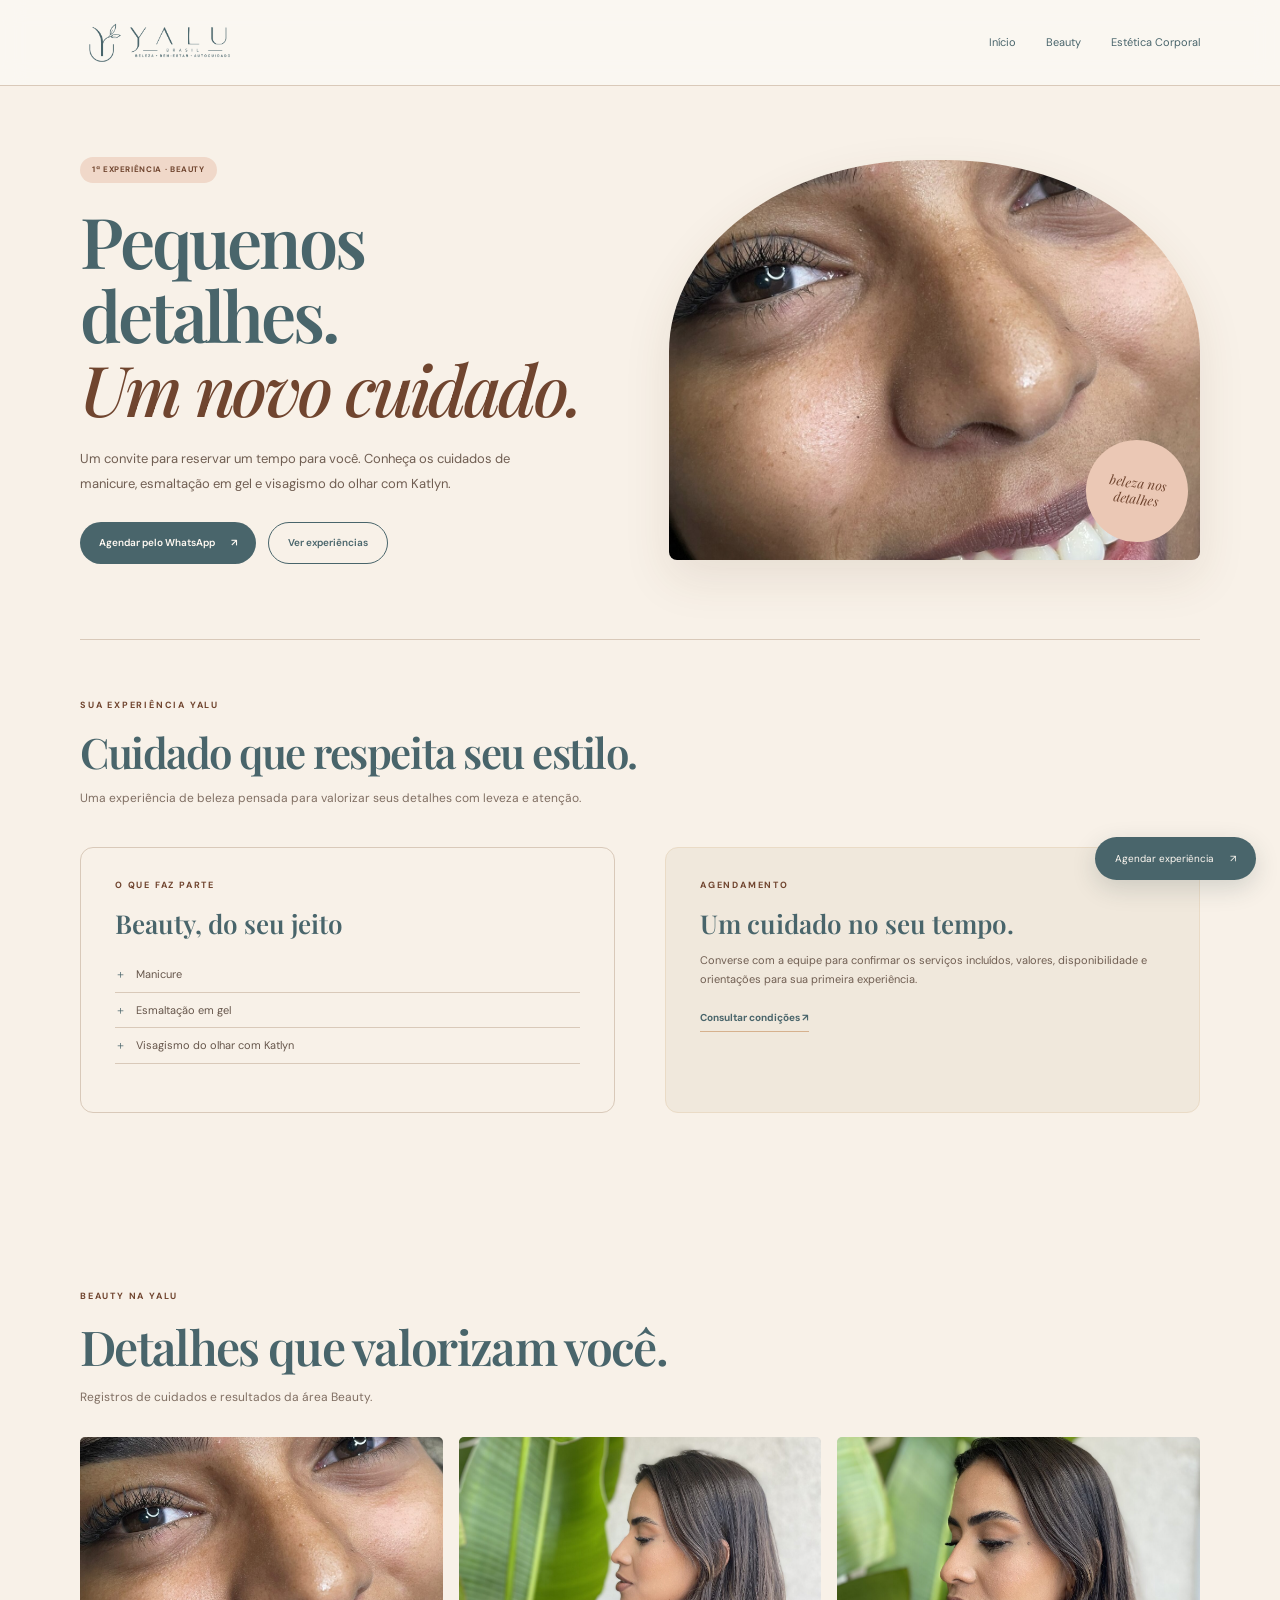
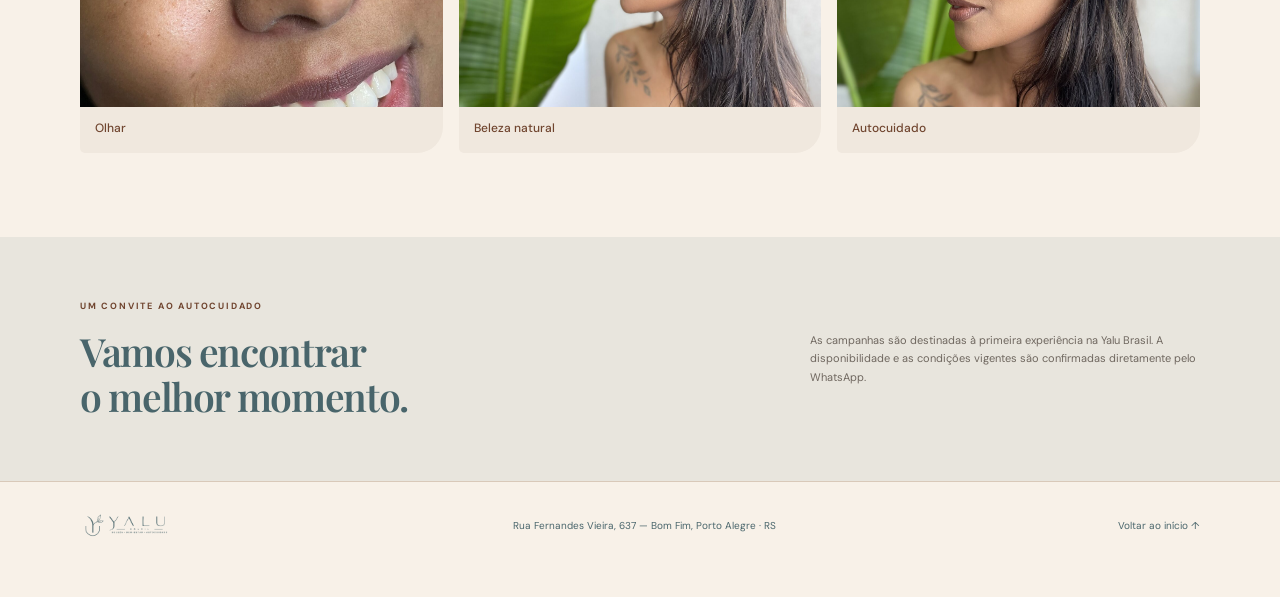
<file: campanha-boas-vindas-beauty.html>
<!DOCTYPE html>
<html lang="pt-BR">
<head>
  <meta charset="UTF-8"><meta name="viewport" content="width=device-width, initial-scale=1.0">
  <meta name="theme-color" content="#FAF7F2">
  <meta name="description" content="Conheça a campanha Boas-Vindas Beauty da Yalu Brasil.">
  <title>Campanha Boas-Vindas Beauty | Yalu Brasil</title>
  <link rel="preconnect" href="https://fonts.googleapis.com"><link rel="preconnect" href="https://fonts.gstatic.com" crossorigin>
  <link href="https://fonts.googleapis.com/css2?family=DM+Sans:wght@400;500;600;700&family=Playfair+Display:ital,wght@0,500;0,600;0,700;1,500;1,600&display=swap" rel="stylesheet">
  <link rel="stylesheet" href="css/style.css">
</head>
<body class="campaign-page">
<header class="site-header">
  <a class="brand" href="index.html"><img src="assets/img/logo-yalu-eucalipto.png" alt="Yalu Brasil"></a>
  <button class="menu-toggle" aria-label="Abrir menu" aria-expanded="false">☰</button>
  <nav class="main-nav" aria-label="Navegação principal">
    <a href="index.html">Início</a><a href="index.html#beauty">Beauty</a><a href="campanha-boas-vindas-corporal.html">Estética Corporal</a>
  </nav>
</header>
<main>
  <section class="campaign-hero section-wrap">
    <div class="campaign-copy">
      <span class="pill">1ª experiência · Beauty</span>
      <h1>Pequenos detalhes.<br><em>Um novo cuidado.</em></h1>
      <p class="lead">Um convite para reservar um tempo para você. Conheça os cuidados de manicure, esmaltação em gel e visagismo do olhar com Katlyn.</p>
      <div class="button-row">
        <a class="button button-primary" href="https://wa.me/5551989286682?text=Ol%C3%A1%2C%20Yasmin%21%20Vim%20pelo%20site%20da%20Yalu%20Brasil%20e%20quero%20saber%20mais%20sobre%20a%20Campanha%20Boas-Vindas%20Beauty." target="_blank" rel="noopener noreferrer">Agendar pelo WhatsApp <span>↗</span></a>
        <a class="button button-outline" href="index.html#experiencias">Ver experiências</a>
      </div>
    </div>
    <div class="campaign-image photo-frame">
      <img src="assets/img/galeria/exten-o-de-c-lios.jpg" alt="Detalhe do olhar em atendimento de extensão de cílios">
      <span class="image-note">beleza nos<br>detalhes</span>
    </div>
  </section>
  <section class="campaign-details section-wrap">
    <div class="detail-intro">
      <span class="eyebrow">Sua experiência Yalu</span>
      <h2>Cuidado que respeita seu estilo.</h2>
      <p>Uma experiência de beleza pensada para valorizar seus detalhes com leveza e atenção.</p>
    </div>
    <div class="detail-columns">
      <article>
        <span class="eyebrow">O que faz parte</span><h3>Beauty, do seu jeito</h3>
        <ul class="minimal-list"><li>Manicure</li><li>Esmaltação em gel</li><li>Visagismo do olhar com Katlyn</li></ul>
      </article>
      <article class="detail-highlight">
        <span class="eyebrow">Agendamento</span><h3>Um cuidado no seu tempo.</h3>
        <p>Converse com a equipe para confirmar os serviços incluídos, valores, disponibilidade e orientações para sua primeira experiência.</p>
        <a class="text-link" href="https://wa.me/5551989286682?text=Ol%C3%A1%2C%20Yasmin%21%20Quero%20consultar%20as%20condi%C3%A7%C3%B5es%20da%20Campanha%20Beauty." target="_blank" rel="noopener noreferrer">Consultar condições ↗</a>
      </article>
    </div>
  </section>
  <section class="photo-gallery section-wrap">
    <div class="section-heading"><span class="eyebrow">Beauty na Yalu</span><h2>Detalhes que valorizam você.</h2><p>Registros de cuidados e resultados da área Beauty.</p></div>
    <div class="photo-grid photo-grid-3">
      <figure><img src="assets/img/galeria/exten-o-de-c-lios.jpg" alt="Detalhe de extensão de cílios"><figcaption>Olhar</figcaption></figure>
      <figure><img src="assets/img/galeria/img_1357.jpg" alt="Retrato de cliente em ambiente de atendimento"><figcaption>Beleza natural</figcaption></figure>
      <figure><img src="assets/img/galeria/img_1358.jpg" alt="Retrato em ambiente de atendimento"><figcaption>Autocuidado</figcaption></figure>
    </div>
  </section>
  <section class="campaign-rule"><div class="section-wrap rule-inner"><div><span class="eyebrow">Um convite ao autocuidado</span><h2>Vamos encontrar<br>o melhor momento.</h2></div><p>As campanhas são destinadas à primeira experiência na Yalu Brasil. A disponibilidade e as condições vigentes são confirmadas diretamente pelo WhatsApp.</p></div></section>
</main>
<footer class="site-footer"><a class="brand footer-brand" href="index.html"><img src="assets/img/logo-yalu-eucalipto.png" alt="Yalu Brasil"></a><p>Rua Fernandes Vieira, 637 — Bom Fim, Porto Alegre · RS</p><a href="index.html">Voltar ao início ↑</a></footer>
<a class="floating-cta" href="https://wa.me/5551989286682?text=Ol%C3%A1%2C%20Yasmin%21%20Quero%20saber%20mais%20sobre%20a%20Campanha%20Boas-Vindas%20Beauty." target="_blank" rel="noopener noreferrer">Agendar experiência <span>↗</span></a>
<script src="js/main.js"></script>
</body></html>
</file>
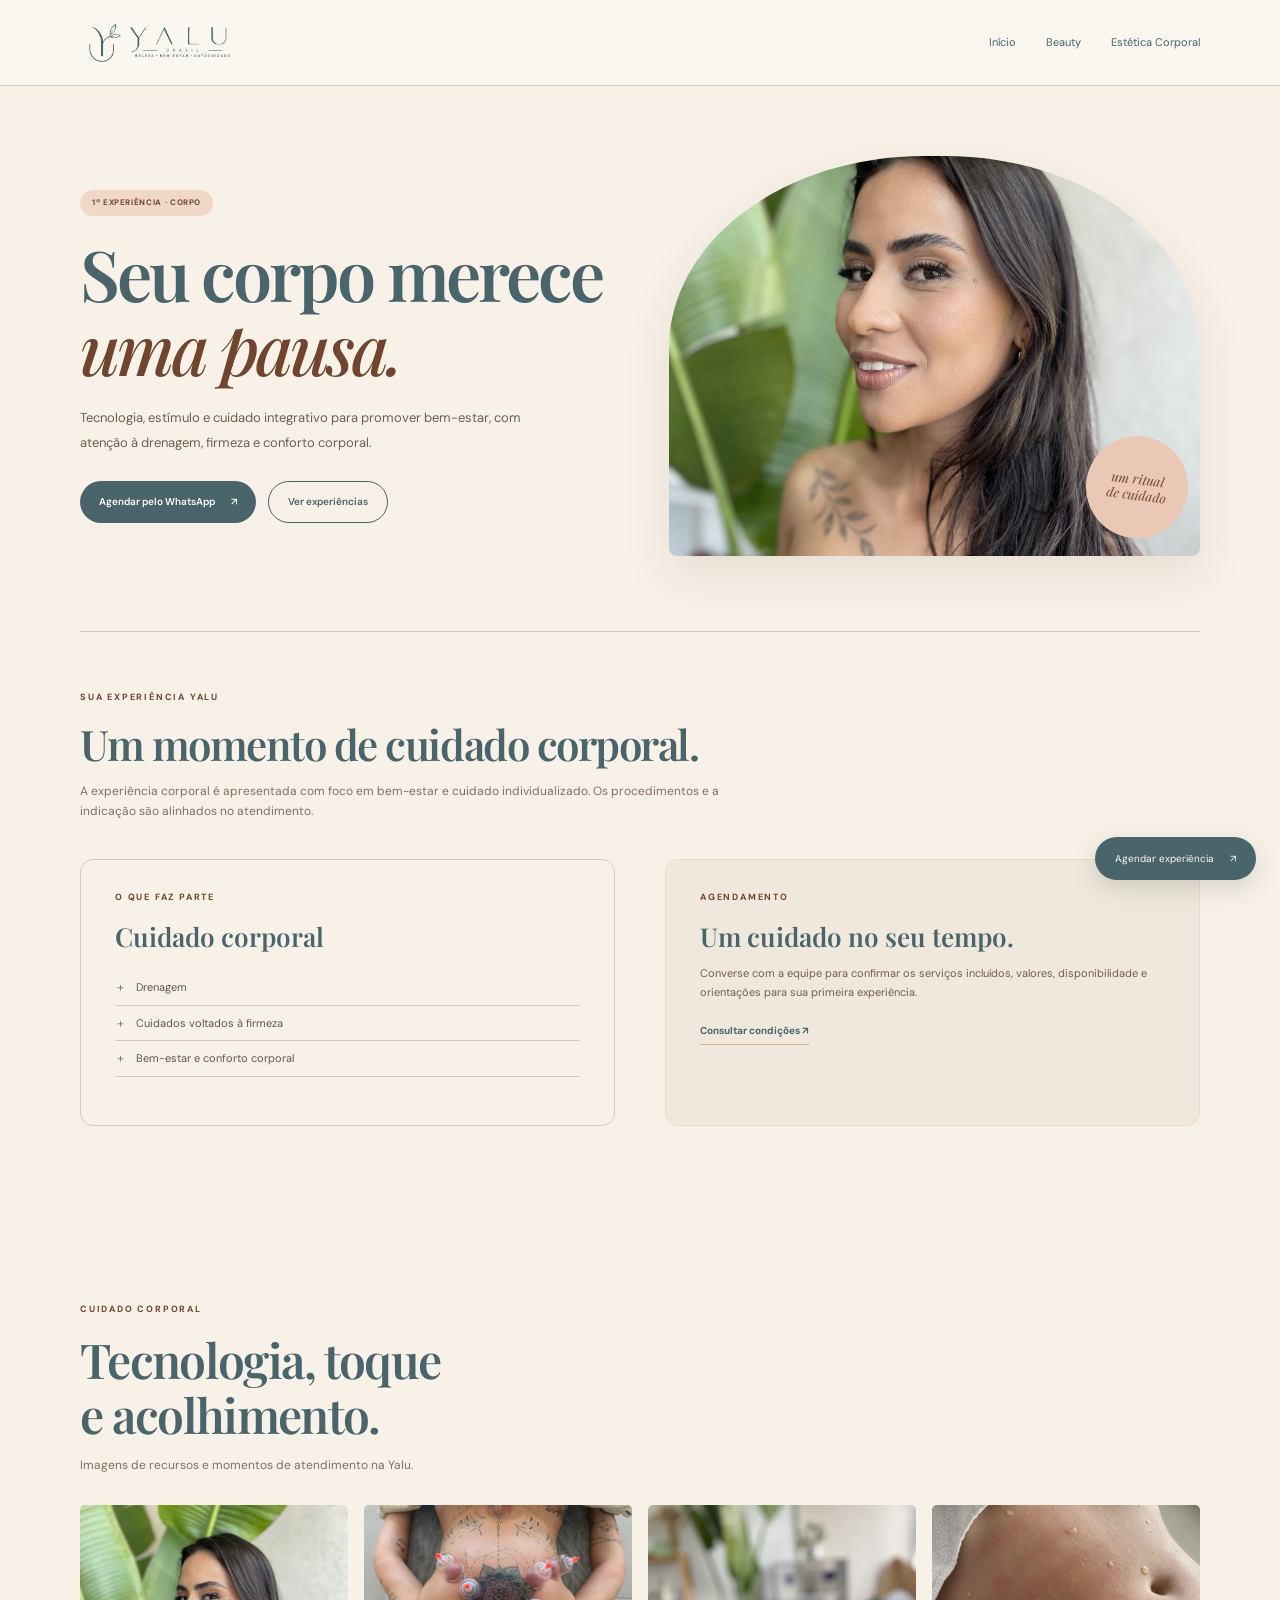
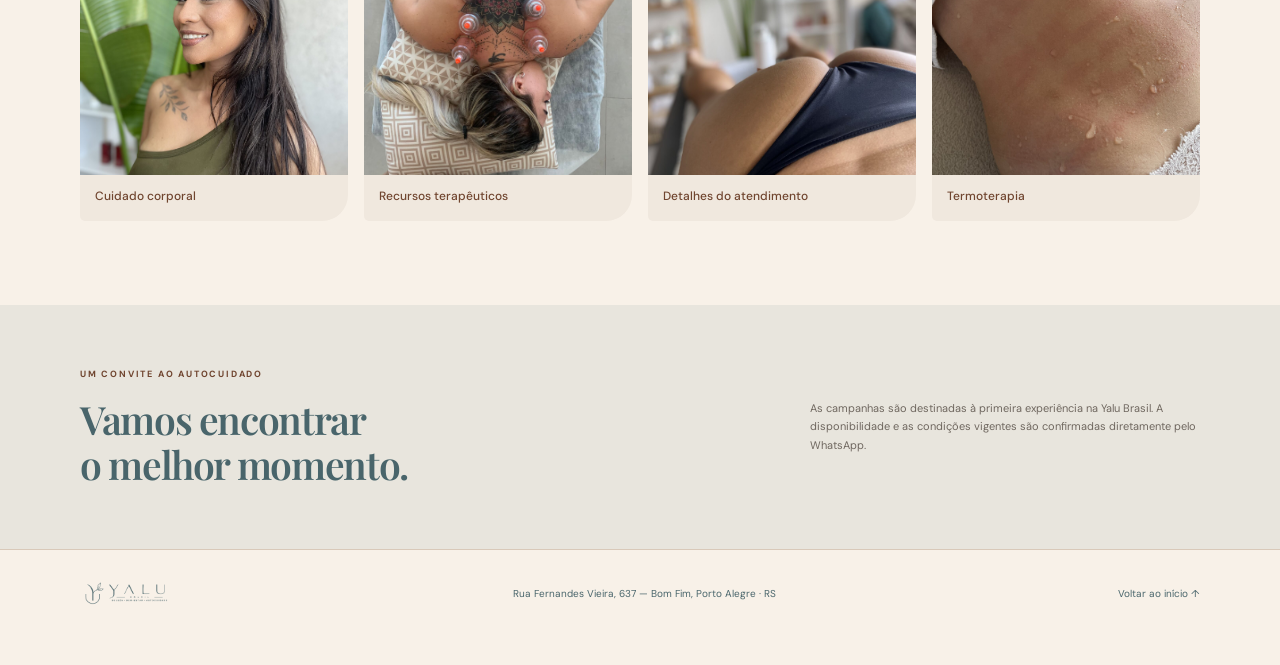
<file: campanha-boas-vindas-corporal.html>
<!DOCTYPE html>
<html lang="pt-BR">
<head>
  <meta charset="UTF-8"><meta name="viewport" content="width=device-width, initial-scale=1.0">
  <meta name="theme-color" content="#FAF7F2">
  <meta name="description" content="Conheça a experiência de estética corporal da Yalu Brasil.">
  <title>Estética Corporal | Yalu Brasil</title>
  <link rel="preconnect" href="https://fonts.googleapis.com"><link rel="preconnect" href="https://fonts.gstatic.com" crossorigin>
  <link href="https://fonts.googleapis.com/css2?family=DM+Sans:wght@400;500;600;700&family=Playfair+Display:ital,wght@0,500;0,600;0,700;1,500;1,600&display=swap" rel="stylesheet">
  <link rel="stylesheet" href="css/style.css">
</head>
<body class="campaign-page">
<header class="site-header">
  <a class="brand" href="index.html"><img src="assets/img/logo-yalu-eucalipto.png" alt="Yalu Brasil"></a>
  <button class="menu-toggle" aria-label="Abrir menu" aria-expanded="false">☰</button>
  <nav class="main-nav" aria-label="Navegação principal">
    <a href="index.html">Início</a><a href="index.html#beauty">Beauty</a><a href="index.html#corporal">Estética Corporal</a>
  </nav>
</header>
<main>
  <section class="campaign-hero section-wrap">
    <div class="campaign-copy">
      <span class="pill">1ª experiência · Corpo</span>
      <h1>Seu corpo merece<br><em>uma pausa.</em></h1>
      <p class="lead">Tecnologia, estímulo e cuidado integrativo para promover bem-estar, com atenção à drenagem, firmeza e conforto corporal.</p>
      <div class="button-row">
        <a class="button button-primary" href="https://wa.me/5551989286682?text=Ol%C3%A1%2C%20Yasmin%21%20Vim%20pelo%20site%20da%20Yalu%20Brasil%20e%20quero%20saber%20mais%20sobre%20Est%C3%A9tica%20Corporal." target="_blank" rel="noopener noreferrer">Agendar pelo WhatsApp <span>↗</span></a>
        <a class="button button-outline" href="index.html#experiencias">Ver experiências</a>
      </div>
    </div>
    <div class="campaign-image photo-frame">
      <img src="assets/img/galeria/img_1360.jpg" alt="Registro de cuidado corporal em atendimento">
      <span class="image-note">um ritual<br>de cuidado</span>
    </div>
  </section>
  <section class="campaign-details section-wrap">
    <div class="detail-intro">
      <span class="eyebrow">Sua experiência Yalu</span>
      <h2>Um momento de cuidado corporal.</h2>
      <p>A experiência corporal é apresentada com foco em bem-estar e cuidado individualizado. Os procedimentos e a indicação são alinhados no atendimento.</p>
    </div>
    <div class="detail-columns">
      <article>
        <span class="eyebrow">O que faz parte</span><h3>Cuidado corporal</h3>
        <ul class="minimal-list"><li>Drenagem</li><li>Cuidados voltados à firmeza</li><li>Bem-estar e conforto corporal</li></ul>
      </article>
      <article class="detail-highlight">
        <span class="eyebrow">Agendamento</span><h3>Um cuidado no seu tempo.</h3>
        <p>Converse com a equipe para confirmar os serviços incluídos, valores, disponibilidade e orientações para sua primeira experiência.</p>
        <a class="text-link" href="https://wa.me/5551989286682?text=Ol%C3%A1%2C%20Yasmin%21%20Quero%20consultar%20as%20condi%C3%A7%C3%B5es%20da%20experi%C3%AAncia%20de%20Est%C3%A9tica%20Corporal." target="_blank" rel="noopener noreferrer">Consultar condições ↗</a>
      </article>
    </div>
  </section>
  <section class="photo-gallery section-wrap">
    <div class="section-heading"><span class="eyebrow">Cuidado corporal</span><h2>Tecnologia, toque e acolhimento.</h2><p>Imagens de recursos e momentos de atendimento na Yalu.</p></div>
    <div class="photo-grid">
      <figure><img src="assets/img/galeria/img_1361.jpg" alt="Registro de cuidado corporal"><figcaption>Cuidado corporal</figcaption></figure>
      <figure><img src="assets/img/galeria/terapeutica.jpg" alt="Registro de atendimento com recurso terapêutico"><figcaption>Recursos terapêuticos</figcaption></figure>
      <figure><img src="assets/img/galeria/img_3169.jpg" alt="Detalhe de atendimento corporal"><figcaption>Detalhes do atendimento</figcaption></figure>
      <figure><img src="assets/img/galeria/manta-termica.jpg" alt="Equipamento de termoterapia"><figcaption>Termoterapia</figcaption></figure>
    </div>
  </section>
  <section class="campaign-rule"><div class="section-wrap rule-inner"><div><span class="eyebrow">Um convite ao autocuidado</span><h2>Vamos encontrar<br>o melhor momento.</h2></div><p>As campanhas são destinadas à primeira experiência na Yalu Brasil. A disponibilidade e as condições vigentes são confirmadas diretamente pelo WhatsApp.</p></div></section>
</main>
<footer class="site-footer"><a class="brand footer-brand" href="index.html"><img src="assets/img/logo-yalu-eucalipto.png" alt="Yalu Brasil"></a><p>Rua Fernandes Vieira, 637 — Bom Fim, Porto Alegre · RS</p><a href="index.html">Voltar ao início ↑</a></footer>
<a class="floating-cta" href="https://wa.me/5551989286682?text=Ol%C3%A1%2C%20Yasmin%21%20Quero%20saber%20mais%20sobre%20Est%C3%A9tica%20Corporal." target="_blank" rel="noopener noreferrer">Agendar experiência <span>↗</span></a>
<script src="js/main.js"></script>
</body></html>
</file>
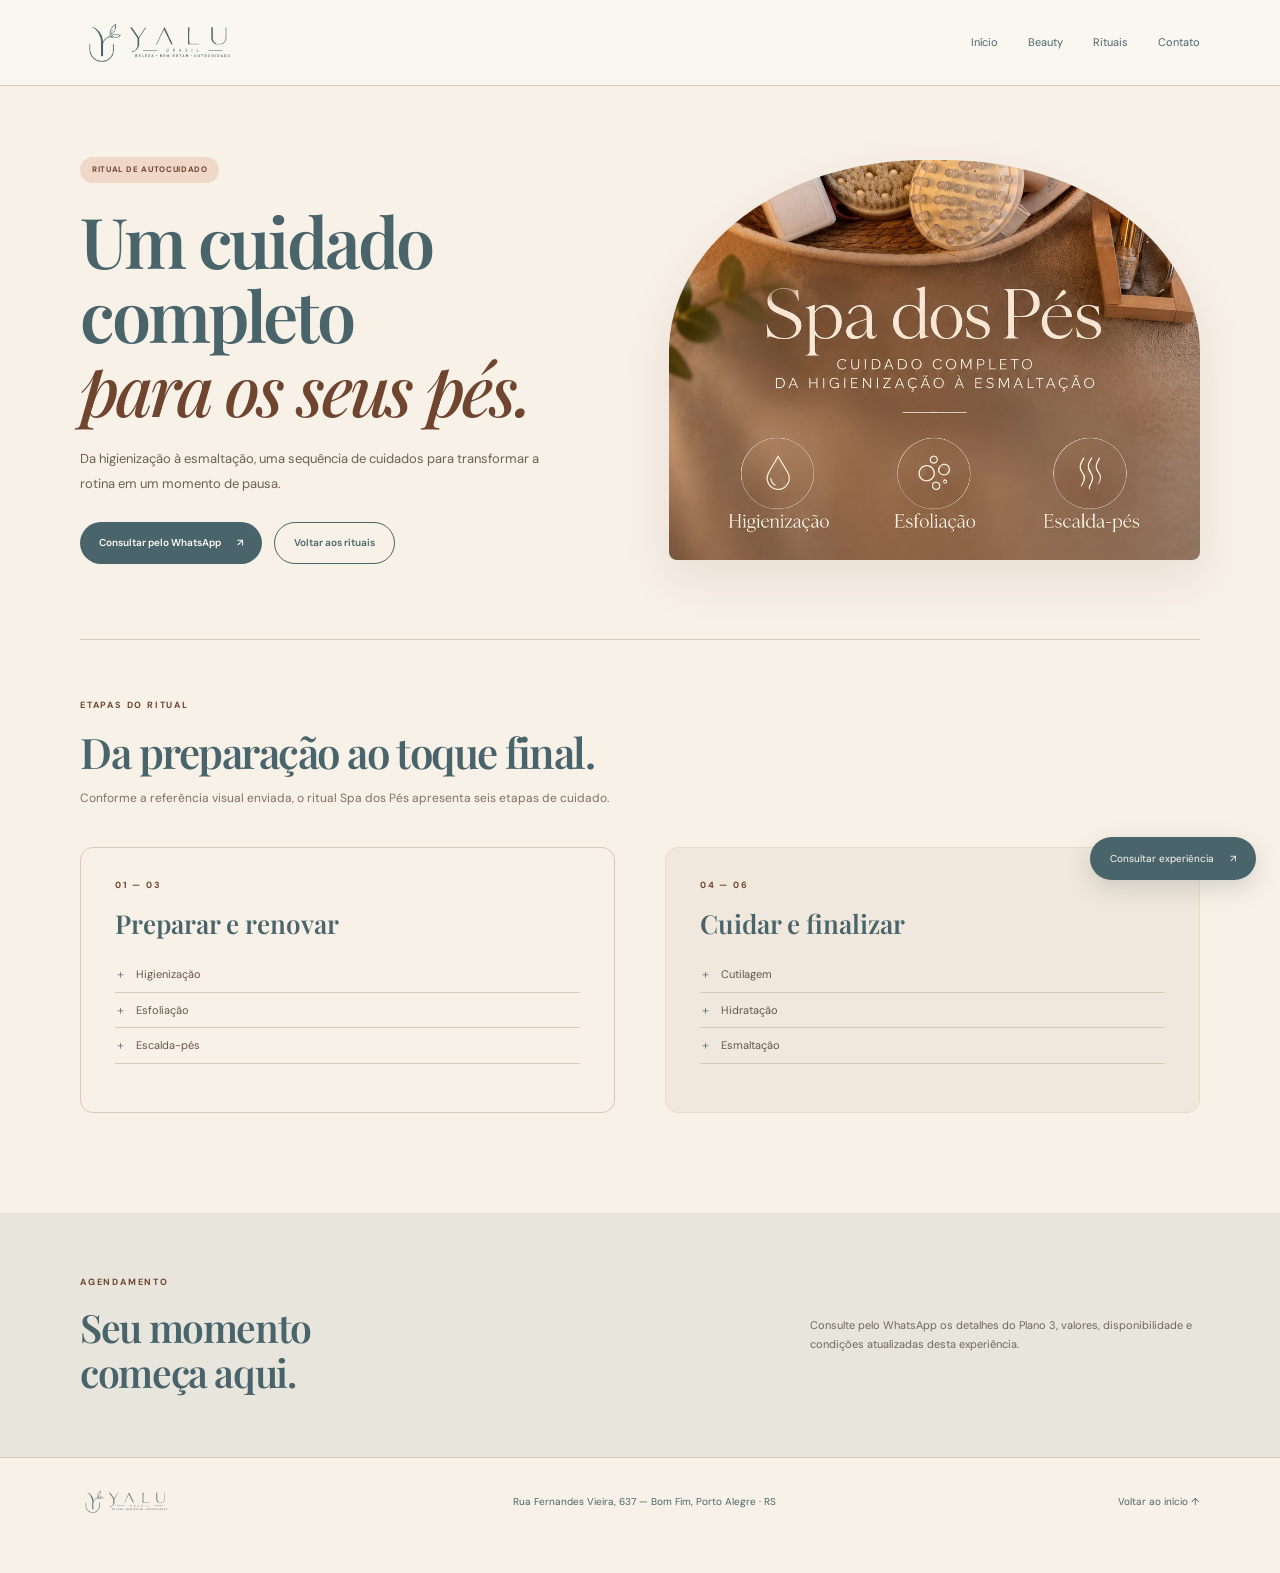
<file: spa-dos-pes.html>
<!DOCTYPE html>
<html lang="pt-BR">
<head>
  <meta charset="UTF-8"><meta name="viewport" content="width=device-width, initial-scale=1.0">
  <meta name="theme-color" content="#F8F1E8">
  <title>Spa dos Pés | Yalu Brasil</title>
  <link rel="preconnect" href="https://fonts.googleapis.com"><link rel="preconnect" href="https://fonts.gstatic.com" crossorigin>
  <link href="https://fonts.googleapis.com/css2?family=DM+Sans:wght@400;500;600;700&family=Playfair+Display:ital,wght@0,500;0,600;0,700;1,500;1,600&display=swap" rel="stylesheet">
  <link rel="stylesheet" href="css/style.css">
</head>
<body class="campaign-page">
<header class="site-header">
  <a class="brand" href="index.html"><img src="assets/img/logo-yalu-eucalipto.png" alt="Yalu Brasil"></a>
  <button class="menu-toggle" aria-label="Abrir menu" aria-expanded="false">☰</button>
  <nav class="main-nav" aria-label="Navegação principal">
    <a href="index.html">Início</a><a href="index.html#beauty">Beauty</a><a href="index.html#rituais">Rituais</a><a href="index.html#contato">Contato</a>
  </nav>
</header>
<main>
  <section class="campaign-hero section-wrap">
    <div class="campaign-copy">
      <span class="pill">Ritual de autocuidado</span>
      <h1>Um cuidado completo<br><em>para os seus pés.</em></h1>
      <p class="lead">Da higienização à esmaltação, uma sequência de cuidados para transformar a rotina em um momento de pausa.</p>
      <div class="button-row">
        <a class="button button-primary" href="https://wa.me/5551989286682?text=Ol%C3%A1%21%20Gostaria%20de%20saber%20mais%20sobre%20o%20Spa%20dos%20P%C3%A9s%20da%20Yalu%20Brasil." target="_blank" rel="noopener noreferrer">Consultar pelo WhatsApp <span>↗</span></a>
        <a class="button button-outline" href="index.html#rituais">Voltar aos rituais</a>
      </div>
    </div>
    <div class="campaign-image photo-frame">
      <img src="assets/img/spa-dos-pes-plano-3.png" alt="Spa dos Pés: cuidado completo da higienização à esmaltação">
    </div>
  </section>
  <section class="campaign-details section-wrap">
    <div class="detail-intro">
      <span class="eyebrow">Etapas do ritual</span>
      <h2>Da preparação ao toque final.</h2>
      <p>Conforme a referência visual enviada, o ritual Spa dos Pés apresenta seis etapas de cuidado.</p>
    </div>
    <div class="detail-columns">
      <article>
        <span class="eyebrow">01 — 03</span><h3>Preparar e renovar</h3>
        <ul class="minimal-list"><li>Higienização</li><li>Esfoliação</li><li>Escalda-pés</li></ul>
      </article>
      <article class="detail-highlight">
        <span class="eyebrow">04 — 06</span><h3>Cuidar e finalizar</h3>
        <ul class="minimal-list"><li>Cutilagem</li><li>Hidratação</li><li>Esmaltação</li></ul>
      </article>
    </div>
  </section>
  <section class="campaign-rule"><div class="section-wrap rule-inner"><div><span class="eyebrow">Agendamento</span><h2>Seu momento<br>começa aqui.</h2></div><p>Consulte pelo WhatsApp os detalhes do Plano 3, valores, disponibilidade e condições atualizadas desta experiência.</p></div></section>
</main>
<footer class="site-footer"><a class="brand footer-brand" href="index.html"><img src="assets/img/logo-yalu-eucalipto.png" alt="Yalu Brasil"></a><p>Rua Fernandes Vieira, 637 — Bom Fim, Porto Alegre · RS</p><a href="index.html">Voltar ao início ↑</a></footer>
<a class="floating-cta" href="https://wa.me/5551989286682?text=Ol%C3%A1%21%20Quero%20consultar%20o%20Spa%20dos%20P%C3%A9s%20da%20Yalu%20Brasil." target="_blank" rel="noopener noreferrer">Consultar experiência <span>↗</span></a>
<script src="js/main.js"></script>
</body></html>
</file>
<file: css/style.css>
/* YALU BRASIL — identidade visual e layout responsivo */
:root {
  --ink: #49656B;          /* verde-eucalipto da marca */
  --peach: #EBC8B5;        /* pêssego queimado */
  --sand: #D6B18E;         /* areia/caramelo */
  --paper: #F8F1E8;        /* off-white quente */
  --earth: #70452F;        /* terracota terroso */
  --sage: #E8E5DD;         /* neutro mineral */
  --line: #D9C9B9;
  --white: #FFF9F2;
  --cocoa: #8B5538;
  --clay: #A96C4A;
  --serif: "Playfair Display", Georgia, serif;
  --sans: "DM Sans", Arial, sans-serif;
}

* { box-sizing: border-box; }
html { scroll-behavior: smooth; scroll-padding-top: 90px; }
body {
  margin: 0;
  background: var(--paper);
  color: var(--earth);
  font-family: var(--sans);
  font-size: 14px;
  line-height: 1.7;
}
a { color: inherit; text-decoration: none; }
img { display: block; max-width: 100%; }
.section-wrap { width: min(1120px, calc(100% - 64px)); margin-inline: auto; }

.site-header {
  height: 86px;
  padding: 0 max(32px, calc((100vw - 1120px) / 2));
  display: flex;
  align-items: center;
  justify-content: space-between;
  border-bottom: 1px solid var(--line);
  background: rgba(250, 247, 242, .96);
  position: sticky;
  top: 0;
  z-index: 20;
  backdrop-filter: blur(12px);
}
.brand { display: inline-flex; align-items: center; color: var(--ink); }
.brand img { width: 155px; height: auto; }
.main-nav { display: flex; gap: 30px; font-size: 11px; color: var(--ink); }
.main-nav a { transition: color .2s ease; }
.main-nav a:hover, .text-link:hover { color: var(--earth); }
.menu-toggle {
  display: none;
  border: 0;
  background: transparent;
  color: var(--ink);
  font-size: 24px;
  cursor: pointer;
}

.eyebrow {
  display: block;
  margin-bottom: 15px;
  color: var(--earth);
  font-size: 9px;
  font-weight: 700;
  letter-spacing: .2em;
  text-transform: uppercase;
}
.hero {
  min-height: 570px;
  display: grid;
  grid-template-columns: 1fr 1fr;
  align-items: center;
  position: relative;
  padding-top: 58px;
  padding-bottom: 88px;
}
.hero-copy { padding: 0 0 36px 6px; position: relative; z-index: 2; }
.hero h1, .campaign-copy h1 {
  margin: 0 0 22px;
  color: var(--ink);
  font: 600 clamp(52px, 6vw, 76px)/1.06 var(--serif);
  letter-spacing: -.045em;
}
.hero h1 em, .campaign-copy h1 em { color: var(--earth); font-weight: 500; }
.lead { max-width: 430px; color: #705E52; font-size: 13px; line-height: 1.9; }
.button-row { display: flex; align-items: center; gap: 12px; flex-wrap: wrap; margin-top: 25px; }
.button {
  min-height: 42px;
  padding: 0 19px;
  border-radius: 40px;
  display: inline-flex;
  align-items: center;
  gap: 16px;
  font-size: 10px;
  font-weight: 600;
  transition: .2s ease;
}
.button-primary { background: var(--ink); color: var(--white); }
.button-primary:hover { background: #344E53; transform: translateY(-2px); }
.button-outline { border: 1px solid var(--ink); color: var(--ink); }
.button-outline:hover { background: var(--peach); }
.hero-visual {
  height: 390px;
  position: relative;
  display: flex;
  align-items: center;
  justify-content: center;
}
.hero-photo {
  width: 74%;
  height: 345px;
  overflow: hidden;
  border-radius: 48% 48% 5px 5px;
  position: relative;
  z-index: 1;
}
.hero-photo img { width: 100%; height: 100%; object-fit: cover; }
.floating-note {
  position: absolute;
  z-index: 2;
  right: 2%;
  bottom: 10px;
  width: 112px;
  height: 112px;
  border-radius: 50%;
  background: var(--peach);
  display: grid;
  place-content: center;
  text-align: center;
  font: italic 14px/1.25 var(--serif);
  color: var(--earth);
  transform: rotate(8deg);
}
.orbit {
  position: absolute;
  border: 1px solid var(--sand);
  border-radius: 48% 48% 0 0;
  width: 78%;
  height: 94%;
  top: 0;
  left: 8%;
}
.hero-bottom {
  position: absolute;
  bottom: 0;
  left: 0;
  right: 0;
  border-bottom: 1px solid var(--line);
  padding: 16px 0;
  display: flex;
  justify-content: space-between;
  gap: 18px;
  color: var(--ink);
  font-size: 9px;
  letter-spacing: .08em;
  text-transform: uppercase;
}

.experiences { padding-top: 100px; padding-bottom: 105px; }
.section-heading { margin-bottom: 48px; }
.section-heading h2, .clarity-inner h2, .contact-panel h2,
.detail-intro h2, .rule-inner h2 {
  margin: 0 0 12px;
  color: var(--ink);
  font: 600 clamp(34px, 4vw, 48px)/1.15 var(--serif);
  letter-spacing: -.035em;
}
.section-heading p { margin: 0; color: #806F63; font-size: 12px; }
.experience-card {
  display: grid;
  grid-template-columns: 1fr 1fr;
  gap: 62px;
  align-items: center;
  padding: 0 0 52px;
  margin-bottom: 52px;
  border-bottom: 1px solid var(--line);
}
.experience-card:last-child { border: 0; margin: 0; padding: 0; }
.experience-image {
  height: 340px;
  position: relative;
  overflow: hidden;
  border-radius: 48% 48% 8px 8px;
  display: block;
}
.experience-image img { width: 100%; height: 100%; object-fit: cover; transition: transform .6s; }
.experience-image:hover img { transform: scale(1.04); }
.experience-copy { max-width: 460px; }
.pill {
  display: inline-block;
  background: var(--peach);
  color: var(--earth);
  border-radius: 30px;
  padding: 6px 12px;
  font-size: 8px;
  letter-spacing: .08em;
  text-transform: uppercase;
  font-weight: 700;
}
.experience-copy h3 {
  margin: 15px 0 10px;
  color: var(--ink);
  font: 600 32px/1.15 var(--serif);
}
.experience-copy p { color: #806F63; font-size: 12px; max-width: 430px; }
.minimal-list { list-style: none; padding: 0; margin: 18px 0; color: #66564B; font-size: 11px; }
.minimal-list li { padding: 8px 0; border-bottom: 1px solid var(--line); }
.minimal-list li::before { content: "＋"; color: var(--ink); margin-right: 10px; }
.text-link {
  display: inline-flex;
  gap: 14px;
  align-items: center;
  color: var(--ink);
  font-size: 10px;
  font-weight: 700;
  border-bottom: 1px solid var(--sand);
  padding: 0 0 5px;
  margin-top: 10px;
}
.experience-reverse { grid-template-columns: 1fr 1fr; }
.image-abstract {
  background: linear-gradient(145deg, #E7E9E3, #D7E0DC 50%, #E8D8C9);
  isolation: isolate;
}
.image-abstract::before {
  content: "";
  position: absolute;
  inset: 8% 10% 0;
  border: 1px solid rgba(230, 203, 170, .9);
  border-radius: 48% 48% 0 0;
}
.abstract-line {
  position: absolute;
  width: 44%;
  height: 75%;
  left: 29%;
  top: 15%;
  border: 1px solid rgba(73, 101, 107, .5);
  border-radius: 50%;
  transform: rotate(26deg);
}
.abstract-orb {
  position: absolute;
  width: 145px;
  height: 145px;
  border-radius: 50%;
  background: rgba(253, 228, 218, .82);
  right: 13%;
  top: 18%;
  filter: blur(1px);
}
.abstract-caption {
  position: absolute;
  bottom: 18%;
  left: 17%;
  color: var(--ink);
  font: italic 30px/1.15 var(--serif);
}

.clarity-band { background: var(--sage); padding: 76px 0; }
.clarity-inner {
  display: grid;
  grid-template-columns: .8fr 1.2fr;
  gap: 76px;
  align-items: center;
}
.clarity-inner h2 { font-size: 42px; }
.clarity-inner > div:first-child p { max-width: 290px; color: #786D63; font-size: 11px; }
.clarity-grid { display: grid; grid-template-columns: 1fr 1fr; gap: 10px; }
.clarity-grid article {
  min-height: 126px;
  padding: 18px 20px;
  background: rgba(255,255,255,.68);
  border: 1px solid #E3E0DB;
  border-radius: 13px;
}
.clarity-grid b { color: var(--earth); font: 600 19px var(--serif); }
.clarity-grid h4 { margin: 7px 0 4px; color: var(--ink); font: 600 16px var(--serif); }
.clarity-grid p { margin: 0; color: #786D63; font-size: 10px; }

.contact { padding-top: 88px; padding-bottom: 88px; }
.contact-panel {
  display: grid;
  grid-template-columns: 1fr .55fr;
  gap: 50px;
  align-items: end;
  padding: 52px 58px;
  background: var(--peach);
  border-radius: 17px;
}
.contact-panel h2 { font-size: 43px; }
.contact-panel p { font-size: 11px; line-height: 1.9; }
.contact-side { padding-bottom: 7px; }
.contact-side p { max-width: 280px; }
.site-footer {
  min-height: 88px;
  border-top: 1px solid var(--line);
  padding: 22px max(32px, calc((100vw - 1120px) / 2));
  display: flex;
  align-items: center;
  justify-content: space-between;
  gap: 20px;
  color: var(--ink);
  font-size: 10px;
}
.footer-brand img { width: 90px; }
.site-footer p { margin: 0; }
.floating-cta {
  position: fixed;
  right: 24px;
  bottom: 20px;
  z-index: 15;
  padding: 13px 20px;
  border-radius: 40px;
  background: var(--ink);
  color: var(--white);
  font-size: 10px;
  box-shadow: 0 8px 25px rgba(38,61,61,.17);
}
.floating-cta span { margin-left: 13px; }

/* Páginas individuais das campanhas */
.campaign-hero {
  min-height: 535px;
  display: grid;
  grid-template-columns: 1fr 1fr;
  gap: 58px;
  align-items: center;
  padding-top: 70px;
  padding-bottom: 75px;
}
.campaign-copy h1 { font-size: clamp(48px, 5.8vw, 70px); margin-top: 20px; }
.campaign-copy .lead { max-width: 470px; }
.campaign-image { height: 400px; position: relative; overflow: hidden; }
.photo-frame { border-radius: 48% 48% 8px 8px; }
.photo-frame img { width: 100%; height: 100%; object-fit: cover; }
.campaign-image .image-note {
  position: absolute;
  right: 12px;
  bottom: 18px;
  width: 102px;
  height: 102px;
  border-radius: 50%;
  display: grid;
  place-content: center;
  background: var(--peach);
  color: var(--earth);
  text-align: center;
  font: italic 13px/1.2 var(--serif);
  transform: rotate(7deg);
}
.campaign-abstract { border-radius: 48% 48% 8px 8px; }
.campaign-abstract .abstract-caption { font-size: 34px; }
.campaign-details { padding: 58px 0 100px; border-top: 1px solid var(--line); }
.detail-intro { max-width: 650px; margin-bottom: 38px; }
.detail-intro h2 { font-size: 42px; }
.detail-intro p { color: #806F63; font-size: 12px; }
.detail-columns { display: grid; grid-template-columns: 1fr 1fr; gap: 50px; }
.detail-columns article { padding: 30px 34px; border: 1px solid var(--line); border-radius: 13px; }
.detail-columns h3 { margin: 12px 0; color: var(--ink); font: 600 26px/1.2 var(--serif); }
.detail-highlight { background: #F0E8DC; border-color: #EADBC6 !important; }
.detail-highlight p { color: #705E52; font-size: 11px; }
.campaign-rule { padding: 62px 0; background: var(--sage); }
.rule-inner { display: flex; justify-content: space-between; align-items: center; gap: 48px; }
.rule-inner h2 { font-size: 39px; margin: 0; }
.rule-inner > p { max-width: 390px; color: #6F675F; font-size: 11px; }
.campaign-page .site-footer { margin-bottom: 28px; }

@media (max-width: 760px) {
  .section-wrap { width: min(100% - 38px, 560px); }
  .site-header { height: 74px; padding: 0 19px; }
  /* Ajuste sutil: logo um pouco maior no mobile, sem alterar o desktop */
  .brand img { width: 145px; height: auto; }
  .menu-toggle { display: block; }
  .main-nav {
    display: none;
    position: absolute;
    top: 73px;
    left: 0;
    right: 0;
    padding: 19px 22px;
    background: var(--paper);
    border-bottom: 1px solid var(--line);
    flex-direction: column;
    gap: 16px;
  }
  .main-nav.open { display: flex; }
  .hero { grid-template-columns: 1fr; min-height: auto; padding-top: 48px; padding-bottom: 75px; }
  .hero-copy { padding: 0; }
  .hero h1 { font-size: 56px; }
  .hero-visual { height: 315px; margin-top: 25px; }
  .hero-photo { width: 76%; height: 285px; }
  .floating-note { width: 94px; height: 94px; right: 0; font-size: 12px; }
  .hero-bottom { font-size: 7px; gap: 12px; }
  .hero-bottom span:last-child { text-align: right; }
  .experiences { padding-top: 68px; padding-bottom: 72px; }
  .section-heading { margin-bottom: 32px; }
  .section-heading h2 { font-size: 35px; }
  .experience-card, .experience-reverse { grid-template-columns: 1fr; gap: 25px; padding-bottom: 38px; margin-bottom: 38px; }
  .experience-reverse .experience-copy { order: 2; }
  .experience-reverse .experience-image { order: 1; }
  .experience-image { height: 300px; }
  .experience-copy h3 { font-size: 29px; }
  .clarity-band { padding: 54px 0; }
  .clarity-inner { grid-template-columns: 1fr; gap: 24px; }
  .clarity-inner h2 { font-size: 37px; }
  .clarity-grid { gap: 8px; }
  .clarity-grid article { min-height: 122px; padding: 14px; }
  .clarity-grid h4 { font-size: 14px; }
  .contact { padding: 52px 0; }
  .contact-panel { grid-template-columns: 1fr; gap: 17px; padding: 32px 25px; }
  .contact-panel h2 { font-size: 35px; }
  .site-footer { padding: 22px 19px; flex-wrap: wrap; }
  .site-footer p { order: 3; width: 100%; }
  .floating-cta { right: 13px; bottom: 13px; padding: 11px 16px; }
  .campaign-hero { grid-template-columns: 1fr; gap: 28px; padding-top: 48px; padding-bottom: 52px; }
  .campaign-copy h1 { font-size: 49px; }
  .campaign-image { height: 315px; }
  .campaign-details { padding: 45px 0 62px; }
  .detail-intro h2 { font-size: 34px; }
  .detail-columns { grid-template-columns: 1fr; gap: 13px; }
  .detail-columns article { padding: 23px; }
  .rule-inner { display: block; }
  .rule-inner h2 { font-size: 34px; }
  .rule-inner > p { margin-top: 18px; }
  .campaign-rule { padding: 46px 0; }
}
@media (prefers-reduced-motion: reduce) {
  html { scroll-behavior: auto; }
  *, *::before, *::after { transition: none !important; }
}


/* Complemento visual: editorial quente, fotografia em destaque e rituais */
.hero-photo, .experience-image, .campaign-image {
  box-shadow: 0 18px 48px rgba(91, 55, 34, .10);
}
.hero-photo img, .experience-image img, .campaign-image img {
  filter: saturate(.88) contrast(1.02);
}
.pill { background: #F0D8C9; }
.button-primary, .floating-cta { background: var(--ink); }
.clarity-band { background: #E9E7DF; }
.contact-panel { background: #F2DCCE; }
.experience-copy h3, .section-heading h2, .detail-intro h2,
.contact-panel h2, .clarity-inner h2 { text-wrap: balance; }

.rituals-section {
  padding: 86px 0 96px;
  background: #E8DED1;
}
.rituals-heading {
  max-width: 650px;
  margin: 0 auto 38px;
  text-align: center;
}
.rituals-heading h2 {
  margin: 0 0 12px;
  color: var(--ink);
  font: 600 clamp(34px, 4vw, 48px)/1.12 var(--serif);
}
.rituals-heading p { color: #786456; font-size: 12px; }
.ritual-carousel {
  display: flex;
  align-items: stretch;
  gap: 10px;
  min-height: 430px;
  width: 100%;
}

.ritual-slide {
  --ritual-image: none;
  position: relative;
  isolation: isolate;
  flex: 1 1 0;
  min-width: 0;
  min-height: 430px;
  overflow: hidden;
  padding: 0;
  border: 0;
  appearance: none;
  border-radius: 180px 180px 12px 12px;
  background: #8B6149;
  color: #FFF8EF;
  text-align: left;
  cursor: pointer;
  transition:
    flex-grow .6s cubic-bezier(.2,.75,.2,1),
    border-radius .45s ease,
    box-shadow .45s ease;
}

/* A imagem fica numa camada própria, acima do fundo e abaixo do conteúdo. */
.ritual-slide::before {
  content: "";
  position: absolute;
  z-index: 0;
  pointer-events: none;
  inset: -8px;
  background-image: var(--ritual-image);
  background-position: center;
  background-size: cover;
  filter: blur(7px);
  transform: scale(1.06);
  transition: filter .55s ease, transform .7s ease;
}

.ritual-slide-shade {
  position: absolute;
  z-index: 1;
  pointer-events: none;
  inset: 0;
  background: linear-gradient(
    180deg,
    rgba(40,25,17,.08) 5%,
    rgba(40,25,17,.25) 42%,
    rgba(40,25,17,.86) 100%
  );
  opacity: .9;
  transition: opacity .45s ease;
}

.ritual-slide-content {
  position: absolute;
  z-index: 2;
  inset: auto 24px 28px;
  display: flex;
  flex-direction: column;
  align-items: flex-start;
  opacity: .95;
  transform: translateY(5px);
  transition: transform .45s ease, opacity .4s ease;
  pointer-events: none;
}

.ritual-slide .eyebrow {
  color: #FFF2E5;
  font-size: 8px;
  margin-bottom: 13px;
}

.ritual-slide strong {
  display: block;
  color: #FFF8EF;
  font: 600 clamp(22px, 2.1vw, 31px)/1.12 var(--serif);
  letter-spacing: -.025em;
}

.ritual-description {
  display: block;
  max-width: 310px;
  margin-top: 10px;
  color: rgba(255,248,239,.96);
  font-size: 11px;
  line-height: 1.65;
  opacity: 0;
  max-height: 0;
  overflow: hidden;
  transition: opacity .3s ease, max-height .4s ease;
}

.ritual-action {
  margin-top: 16px;
  color: #FFF8EF;
  font-size: 9px;
  letter-spacing: .08em;
  text-transform: uppercase;
  opacity: 0;
  transition: opacity .3s ease;
}

/* O estado selecionado é controlado pela classe .is-active. */
.ritual-slide.is-active {
  flex-grow: 2.7;
  border-radius: 160px 160px 12px 12px;
  box-shadow: 0 18px 42px rgba(64,39,25,.18);
}

.ritual-slide.is-active::before {
  filter: blur(0);
  transform: scale(1);
}

.ritual-slide.is-active .ritual-slide-shade {
  opacity: .66;
}

.ritual-slide.is-active .ritual-slide-content {
  opacity: 1;
  transform: translateY(0);
}

.ritual-slide.is-active .ritual-description {
  opacity: 1;
  max-height: 120px;
}

.ritual-slide.is-active .ritual-action {
  opacity: 1;
}

/* Hover só existe em dispositivos que realmente usam mouse. */
@media (hover: hover) and (pointer: fine) {
  .ritual-slide:hover {
    flex-grow: 2.7;
    border-radius: 160px 160px 12px 12px;
    box-shadow: 0 18px 42px rgba(64,39,25,.18);
  }

  .ritual-slide:hover::before {
    filter: blur(0);
    transform: scale(1);
  }

  .ritual-slide:hover .ritual-slide-shade {
    opacity: .66;
  }

  .ritual-slide:hover .ritual-slide-content {
    opacity: 1;
    transform: translateY(0);
  }

  .ritual-slide:hover .ritual-description {
    opacity: 1;
    max-height: 120px;
  }

  .ritual-slide:hover .ritual-action {
    opacity: 1;
  }
}

.ritual-slide:focus-visible {
  outline: 2px solid var(--ink);
  outline-offset: 4px;
}

.carousel-hint {
  margin: 13px 0 0;
  color: #806F63;
  text-align: center;
  font-size: 9px;
  letter-spacing: .04em;
}

.spa-pes-feature {
  display: grid;
  grid-template-columns: .9fr 1.1fr;
  align-items: center;
  gap: 55px;
  padding-top: 78px;
}
.spa-pes-art {
  display: block;
  overflow: hidden;
  border-radius: 5px;
  box-shadow: 0 18px 45px rgba(76, 48, 31, .16);
}
.spa-pes-art img { width: 100%; height: auto; }
.spa-pes-copy h2 {
  margin: 0 0 14px;
  color: var(--ink);
  font: 600 clamp(36px, 4vw, 50px)/1.1 var(--serif);
}
.spa-pes-copy p { color: #786456; font-size: 12px; }
.spa-steps {
  display: grid;
  grid-template-columns: repeat(3, 1fr);
  gap: 10px;
  margin: 22px 0;
}
.spa-steps span {
  padding: 11px 8px;
  text-align: center;
  border: 1px solid rgba(112,69,47,.22);
  border-radius: 40px;
  color: var(--earth);
  font-size: 10px;
}
@media (max-width: 760px) {
  .rituals-section { padding: 58px 0; }
  .ritual-carousel {
    display: flex;
    min-height: 390px;
    gap: 10px;
    overflow-x: auto;
    overflow-y: hidden;
    scroll-snap-type: x mandatory;
    scroll-padding-inline: 12px;
    padding: 4px 12px 18px;
    margin-inline: -12px;
    -webkit-overflow-scrolling: touch;
    scrollbar-width: thin;
  }

  .ritual-slide,
  .ritual-slide.is-active {
    flex: 0 0 min(82vw, 340px);
    width: min(82vw, 340px);
    min-height: 370px;
    scroll-snap-align: center;
    border-radius: 145px 145px 12px 12px;
  }

  .ritual-slide.is-active {
    box-shadow: 0 14px 32px rgba(64,39,25,.16);
  }

  .ritual-slide::before {
    filter: blur(7px);
  }

  .ritual-slide.is-active::before {
    filter: blur(0);
  }

  .ritual-slide .ritual-slide-content {
    inset: auto 20px 22px;
  }

  .ritual-slide .ritual-description {
    font-size: 10px;
  }

  .carousel-hint { font-size: 8px; }
  .spa-pes-feature { grid-template-columns: 1fr; gap: 25px; padding-top: 52px; }
  .spa-steps { grid-template-columns: repeat(2, 1fr); }
}


/* Galeria de imagens reais da Yalu */
.photo-gallery {
  padding-top: 76px;
  padding-bottom: 84px;
}
.photo-gallery .section-heading { max-width: 650px; margin-bottom: 30px; }
.photo-grid {
  display: grid;
  grid-template-columns: repeat(4, minmax(0, 1fr));
  gap: 16px;
}
.photo-grid figure {
  margin: 0;
  min-width: 0;
  overflow: hidden;
  border-radius: 5px 5px 26px 5px;
  background: #f0e8de;
}
.photo-grid img {
  display: block;
  width: 100%;
  height: 270px;
  object-fit: cover;
  transition: transform .5s ease;
}
.photo-grid figure:hover img { transform: scale(1.035); }
.photo-grid figcaption {
  padding: 13px 15px 16px;
  color: var(--earth, #6B4E3D);
  font: 500 12px/1.4 var(--sans, 'DM Sans', sans-serif);
}
.photo-grid-3 { grid-template-columns: repeat(3, minmax(0, 1fr)); }
@media (max-width: 900px) {
  .photo-grid { grid-template-columns: repeat(2, minmax(0, 1fr)); }
  .photo-grid img { height: 250px; }
}
@media (max-width: 520px) {
  .photo-gallery { padding-top: 52px; padding-bottom: 58px; }
  .photo-grid { gap: 10px; }
  .photo-grid img { height: 190px; }
  .photo-grid figcaption { padding: 10px; font-size: 11px; }
}
</file>
